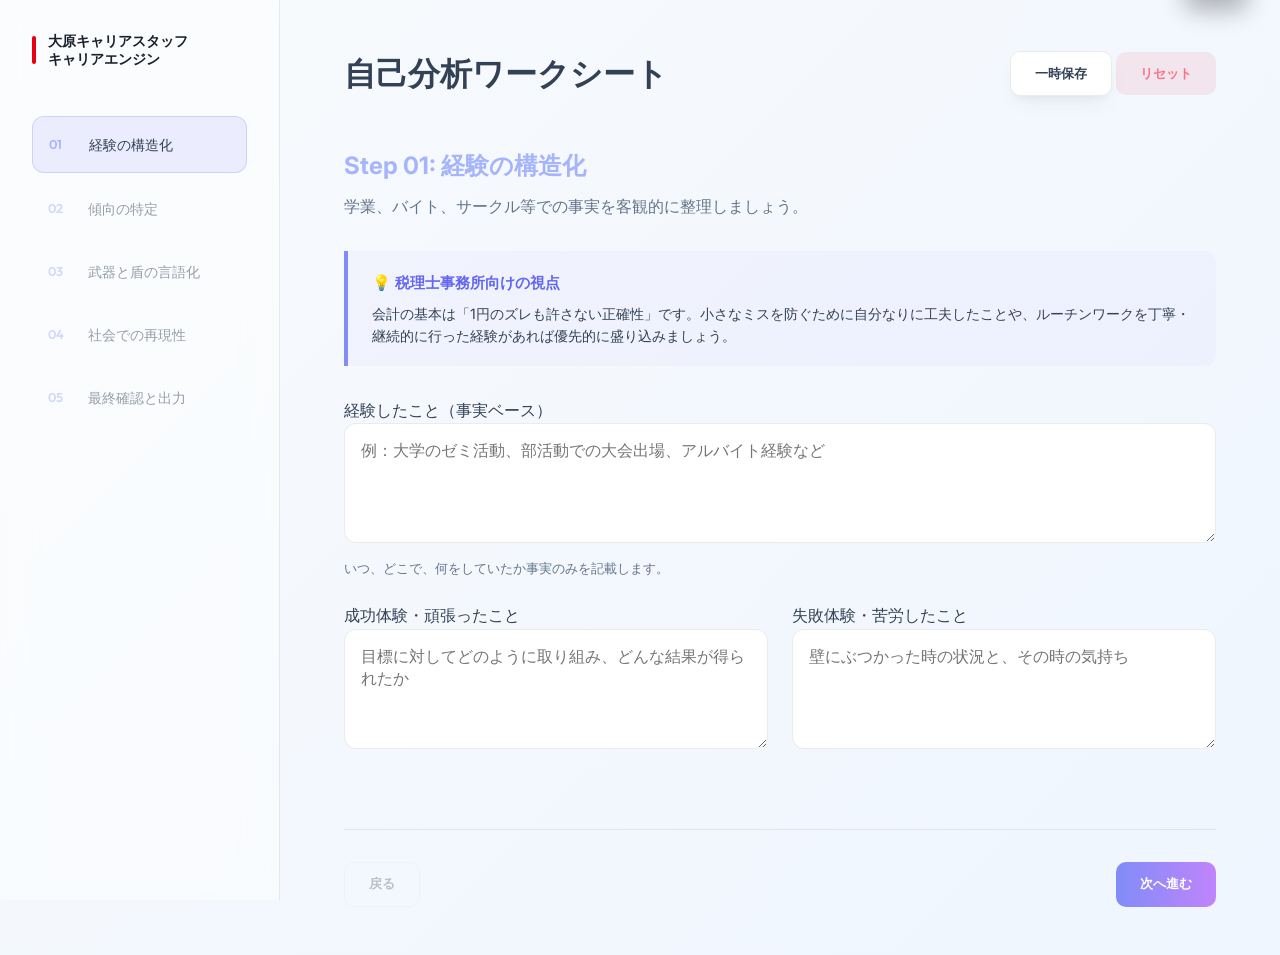
<file: index.html>
<!DOCTYPE html>
<html lang="ja">
<head>
    <meta charset="UTF-8">
    <meta name="viewport" content="width=device-width, initial-scale=1.0">
    <title>自己分析 & キャリアデザインツール (v2.1) | Career Self-Analysis</title>
    <meta name="description" content="新卒就活生のための自己分析サポートツール。4つのステップで強み・弱みを言語化し、ESや面接に活用できる形に整理します。">
    <link rel="preconnect" href="https://fonts.googleapis.com">
    <link rel="preconnect" href="https://fonts.gstatic.com" crossorigin>
    <link href="https://fonts.googleapis.com/css2?family=Inter:wght@300;400;500;600;700&family=Outfit:wght@300;400;500;600;700&display=swap" rel="stylesheet">
    <link rel="stylesheet" href="style.css">
</head>
<body>
    <div class="app-container">
        <!-- Sidebar Navigation -->
        <aside class="sidebar">
            <div class="logo">
                <div class="brand-accent"></div>
                <div class="brand-text">大原キャリアスタッフ<br><span>キャリアエンジン</span></div>
            </div>
            <nav class="progress-nav">
                <ul>
                    <li class="nav-item active" data-step="1">
                        <span class="step-num">01</span>
                        <span class="step-label">経験の構造化</span>
                    </li>
                    <li class="nav-item" data-step="2">
                        <span class="step-num">02</span>
                        <span class="step-label">傾向の特定</span>
                    </li>
                    <li class="nav-item" data-step="3">
                        <span class="step-num">03</span>
                        <span class="step-label">武器と盾の言語化</span>
                    </li>
                    <li class="nav-item" data-step="4">
                        <span class="step-num">04</span>
                        <span class="step-label">社会での再現性</span>
                    </li>
                    <li class="nav-item" data-step="5">
                        <span class="step-num">05</span>
                        <span class="step-label">最終確認と出力</span>
                    </li>
                </ul>
            </nav>
        </aside>

        <!-- Main Content Area -->
        <main class="main-content">
            <header class="main-header">
                <h2>自己分析ワークシート</h2>
                <div class="header-actions">
                    <button id="save-draft" class="btn btn-secondary">一時保存</button>
                    <button id="reset-form" class="btn btn-danger">リセット</button>
                </div>
            </header>

            <form id="analysis-form">
                <!-- Step 1: Experience Structure -->
                <section id="step-1" class="form-step active">
                    <div class="step-header">
                        <h3>Step 01: 経験の構造化</h3>
                        <p>学業、バイト、サークル等での事実を客観的に整理しましょう。</p>
                    </div>
                    <!-- Tax Office Tip -->
                    <div class="tip-box">
                        <h4>💡 税理士事務所向けの視点</h4>
                        <p>会計の基本は「1円のズレも許さない正確性」です。小さなミスを防ぐために自分なりに工夫したことや、ルーチンワークを丁寧・継続的に行った経験があれば優先的に盛り込みましょう。</p>
                    </div>
                    <div class="form-group">
                        <label for="experience-context">経験したこと（事実ベース）</label>
                        <textarea id="experience-context" name="experience-context" placeholder="例：大学のゼミ活動、部活動での大会出場、アルバイト経験など" required></textarea>
                        <small>いつ、どこで、何をしていたか事実のみを記載します。</small>
                    </div>
                    <div class="form-grid">
                        <div class="form-group">
                            <label for="experience-success">成功体験・頑張ったこと</label>
                            <textarea id="experience-success" name="experience-success" placeholder="目標に対してどのように取り組み、どんな結果が得られたか" required></textarea>
                        </div>
                        <div class="form-group">
                            <label for="experience-failure">失敗体験・苦労したこと</label>
                            <textarea id="experience-failure" name="experience-failure" placeholder="壁にぶつかった時の状況と、その時の気持ち" required></textarea>
                        </div>
                    </div>
                </section>

                <!-- Step 2: Identify Tendencies -->
                <section id="step-2" class="form-step">
                    <div class="step-header">
                        <h3>Step 02: 傾向の特定</h3>
                        <p>過去の経験から、あなたの行動特性（クセ）を探ります。</p>
                    </div>
                    <!-- Tax Office Tip -->
                    <div class="tip-box">
                        <h4>💡 税理士事務所向けの視点</h4>
                        <p>事務所では確定申告時期などの繁忙期と閑散期の差が激しいです。プレッシャーがかかる場面での自分の行動傾向や、年上の経営者など「人」と向き合う際の自分の反応を分析してみましょう。</p>
                    </div>
                    <div class="form-group">
                        <label for="high-performance">最も高いパフォーマンスを発揮する条件</label>
                        <textarea id="high-performance" name="high-performance" placeholder="例：期限が明確な時、チームで協力している時、課題が困難な時など" required></textarea>
                    </div>
                    <div class="form-group">
                        <label for="stagnation-pattern">思考・行動が停滞するパターン</label>
                        <textarea id="stagnation-pattern" name="stagnation-pattern" placeholder="例：指示が曖昧な時、一度に多くのことを抱えすぎた時など" required></textarea>
                    </div>
                </section>

                <!-- Step 3: Weapons and Shields (Strengths and Weaknesses) -->
                <section id="step-3" class="form-step">
                    <div class="step-header">
                        <h3>Step 03: 武器と盾の言語化</h3>
                        <p>強みを「武器」として尖らせ、弱みを「盾」で守るための言語化です。</p>
                    </div>
                    <!-- Tax Office Tip -->
                    <div class="tip-box">
                        <h4>💡 税理士事務所向けの視点</h4>
                        <p>「地道に学び続ける姿勢（法改正への対応）」「経営者の悩みに寄り添う傾聴力」「期日を逆算する管理能力」などは、税理士事務所で非常に高く評価される『武器』になります。</p>
                    </div>
                    <div class="form-group">
                        <label for="strength-name">あなたの「強み」に名前をつける</label>
                        <input type="text" id="strength-name" name="strength-name" placeholder="例：完遂力、巻き込み型推進力、徹底した仮設思考力など" required>
                    </div>
                    <div class="form-group">
                        <label for="strength-detail">強みの具体的な根拠</label>
                        <textarea id="strength-detail" name="strength-detail" placeholder="なぜその強みがあると言えるのか、具体的な行動例を挙げましょう。" required></textarea>
                    </div>
                    <div class="form-grid">
                        <div class="form-group">
                            <label for="weakness">弱み（課題）</label>
                            <textarea id="weakness" name="weakness" placeholder="どのような場面で課題感を感じるか" required></textarea>
                        </div>
                        <div class="form-group">
                            <label for="weakness-countermeasure">弱みに対する「工夫・改善策」</label>
                            <textarea id="weakness-countermeasure" name="weakness-countermeasure" placeholder="弱みが出ないように、具体的にどのような意識・行動をセットにしているか" required></textarea>
                        </div>
                    </div>
                </section>

                <!-- Step 4: Reproducibility in Society -->
                <section id="step-4" class="form-step">
                    <div class="step-header">
                        <h3>Step 04: 社会での再現性</h3>
                        <p>言語化した強み・弱みを、実際の仕事現場でどう活かすか考えます。</p>
                    </div>
                    <!-- Tax Office Tip -->
                    <div class="tip-box">
                        <h4>💡 税理士事務所向けの視点</h4>
                        <p>単なる入力作業役ではなく「中小企業の経営者を支えるパートナー」として、自分の強みがどう役立つか（例：経営判断の材料を素早く提供するなど）をイメージして記載しましょう。</p>
                    </div>
                    <div class="form-group">
                        <label for="contribution">企業への貢献（どう強みを使うか）</label>
                        <textarea id="contribution" name="contribution" placeholder="ex)正確性、継続力、学習力、指示理解・報連相" required></textarea>
                    </div>
                    <div class="form-group">
                        <label for="risk-control">リスクコントロール（どう弱みを抑えるか）</label>
                        <textarea id="risk-control" name="risk-control" placeholder="仕事をする上で、弱みによるミスをどう防ぐか、周囲とどう連携するか。" required></textarea>
                    </div>
                </section>

                <!-- Step 5: Final Review -->
                <section id="step-5" class="form-step">
                    <div class="step-header">
                        <h3>Step 05: 最終確認と出力</h3>
                        <p>入力内容をまとめました。ESや面接の準備に活用してください。</p>
                    </div>
                    <div id="final-summary" class="summary-card">
                        <!-- Content will be generated by JS -->
                        <div class="placeholder">全てのステップを入力すると、こちらにプレビューが表示されます。</div>
                    </div>
                    <div class="summary-actions">
                        <button type="button" id="copy-summary" class="btn btn-primary">クリップボードにコピー</button>
                        <button type="button" id="download-summary" class="btn btn-secondary">テキストとして保存</button>
                    </div>
                </section>

                <!-- Navigation Buttons -->
                <div class="form-navigation">
                    <button type="button" id="prev-btn" class="btn btn-outline" disabled>戻る</button>
                    <button type="button" id="next-btn" class="btn btn-primary">次へ進む</button>
                </div>
            </form>
        </main>
    </div>

    <!-- Toast Notification -->
    <div id="toast" class="toast"></div>

    <script>
console.log('inline script loading...');

window.onerror = function(msg, url, line, col, error) {
    console.error('Global error caught:', msg, 'at', line, ':', col);
    return false;
};

const initApp = () => {
    console.log('initApp started');
    // Selectors
    const form = document.getElementById('analysis-form');
    const steps = document.querySelectorAll('.form-step');
    const navItems = document.querySelectorAll('.nav-item');
    const prevBtn = document.getElementById('prev-btn');
    const nextBtn = document.getElementById('next-btn');
    const toast = document.getElementById('toast');
    const finalSummary = document.getElementById('final-summary');
    const saveBtn = document.getElementById('save-draft');
    const resetBtn = document.getElementById('reset-form');

    if (!nextBtn) {
        console.error('nextBtn not found!');
        return;
    }

    let currentStep = 1;

    // Functions
    const showToast = (msg) => {
        console.log('Toast:', msg);
        if (!toast) return;
        toast.textContent = msg;
        toast.className = 'toast show';
        setTimeout(() => toast.className = 'toast', 3000);
    };

    const updateUI = () => {
        console.log('Updating UI for step:', currentStep);
        steps.forEach((s, i) => {
            if (i + 1 === currentStep) {
                s.classList.add('active');
            } else {
                s.classList.remove('active');
            }
        });

        navItems.forEach((n, i) => {
            n.classList.toggle('active', i + 1 === currentStep);
            n.classList.toggle('completed', i + 1 < currentStep);
        });

        if (prevBtn) prevBtn.disabled = currentStep === 1;
        if (nextBtn) {
            nextBtn.textContent = currentStep === steps.length ? '完了' : '次へ進む';
        }

        if (currentStep === 5) generateSummary();
    };

    const generateSummary = () => {
        const d = (id) => {
            const el = document.getElementById(id);
            return el ? (el.value || '(未入力)') : '(ID不備)';
        };
        if (finalSummary) {
            finalSummary.innerHTML = `
                <div class="summary-section">
                    <h4 style="color: #818cf8; margin-bottom: 1rem;">■ Step 1: 経験の構造化</h4>
                    <p><strong>経験概要:</strong> ${d('experience-context')}</p>
                    <p><strong>成功体験:</strong> ${d('experience-success')}</p>
                    <p><strong>失敗・苦労:</strong> ${d('experience-failure')}</p>
                </div>
                <div class="summary-section" style="margin-top: 1.5rem;">
                    <h4 style="color: #818cf8; margin-bottom: 1rem;">■ Step 2: 傾向の特定</h4>
                    <p><strong>活躍条件:</strong> ${d('high-performance')}</p>
                    <p><strong>停滞パターン:</strong> ${d('stagnation-pattern')}</p>
                </div>
                <div class="summary-section" style="margin-top: 1.5rem;">
                    <h4 style="color: #818cf8; margin-bottom: 1rem;">■ Step 3: 武器と盾</h4>
                    <p><strong>強みの名称:</strong> ${d('strength-name')}</p>
                    <p><strong>根拠:</strong> ${d('strength-detail')}</p>
                    <p><strong>弱み:</strong> ${d('weakness')}</p>
                    <p><strong>対策:</strong> ${d('weakness-countermeasure')}</p>
                </div>
                <div class="summary-section" style="margin-top: 1.5rem;">
                    <h4 style="color: #818cf8; margin-bottom: 1rem;">■ Step 4: 社会での再現性</h4>
                    <p><strong>貢献イメージ:</strong> ${d('contribution')}</p>
                    <p><strong>リスク管理:</strong> ${d('risk-control')}</p>
                </div>
            `;
        }
    };

    const saveData = () => {
        try {
            const data = {};
            if (form) {
                form.querySelectorAll('input, textarea').forEach(el => {
                    if (el.id) data[el.id] = el.value;
                });
            }
            localStorage.setItem('career_analysis_v1', JSON.stringify(data));
            showToast('進捗を保存しました');
        } catch (e) {
            console.warn('saveData: localStorage is not accessible:', e);
        }
    };

    const loadData = () => {
        try {
            const saved = JSON.parse(localStorage.getItem('career_analysis_v1') || '{}');
            Object.entries(saved).forEach(([id, val]) => {
                const el = document.getElementById(id);
                if (el) el.value = val;
            });
        } catch (e) {
            console.warn('loadData: localStorage is not accessible:', e);
        }
    };

    // Event Listeners
    nextBtn.addEventListener('click', () => {
        console.log('Next button clicked. Current step:', currentStep);
        if (currentStep < steps.length) {
            currentStep++;
            console.log('Moving to step:', currentStep);
            updateUI();
            saveData();
            window.scrollTo({ top: 0, behavior: 'smooth' });
        } else {
            showToast('全てのワークが完了しました！');
        }
    });

    if (prevBtn) {
        prevBtn.addEventListener('click', () => {
            if (currentStep > 1) {
                currentStep--;
                updateUI();
                window.scrollTo({ top: 0, behavior: 'smooth' });
            }
        });
    }

    if (saveBtn) saveBtn.addEventListener('click', saveData);

    if (resetBtn) {
        resetBtn.addEventListener('click', () => {
            if (confirm('全ての入力をリセットしますか？')) {
                if (form) form.reset();
                localStorage.removeItem('career_analysis_v1');
                currentStep = 1;
                updateUI();
                showToast('リセット完了');
            }
        });
    }

    const copyBtn = document.getElementById('copy-summary');
    if (copyBtn) {
        copyBtn.addEventListener('click', () => {
            const text = finalSummary ? finalSummary.innerText : '';
            navigator.clipboard.writeText(text).then(() => showToast('コピーしました'));
        });
    }

    const downloadBtn = document.getElementById('download-summary');
    if (downloadBtn) {
        downloadBtn.addEventListener('click', () => {
            const text = finalSummary ? finalSummary.innerText : '';
            const blob = new Blob([text], { type: 'text/plain' });
            const url = URL.createObjectURL(blob);
            const a = document.createElement('a');
            a.href = url;
            a.download = 'career_self_analysis.txt';
            a.click();
            showToast('ファイルをダウンロードします');
        });
    }

    // Init Logic
    console.log('Executing final init');
    loadData();
    updateUI();
};

// Start initialization
if (document.readyState === 'loading') {
    document.addEventListener('DOMContentLoaded', initApp);
} else {
    initApp();
}
    </script>
</body>
</html>
</file>
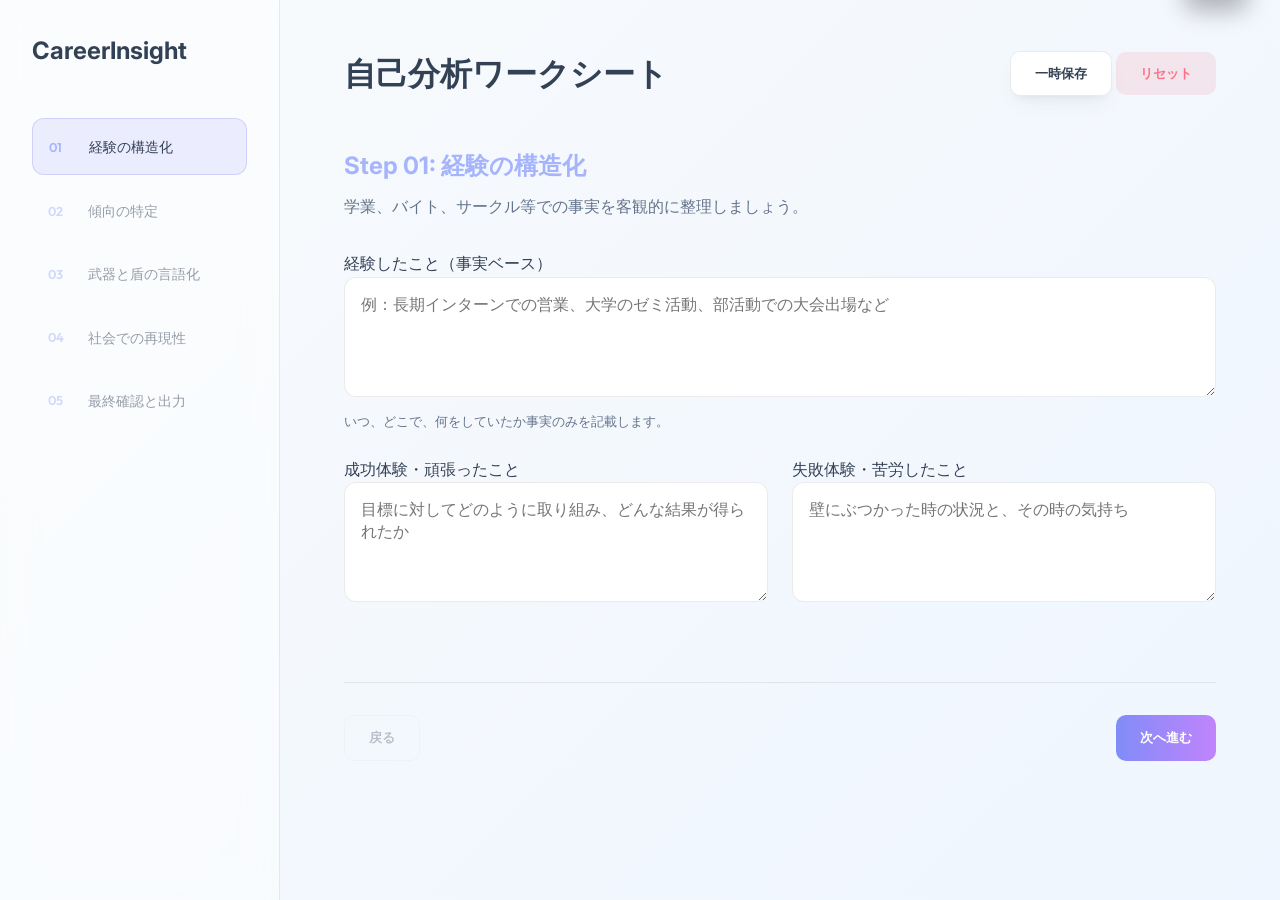
<file: debug.html>
<!DOCTYPE html>
<html lang="ja">
<head>
    <meta charset="UTF-8">
    <meta name="viewport" content="width=device-width, initial-scale=1.0">
    <title>自己分析 & キャリアデザインツール (v2.1) | Career Self-Analysis</title>
    <meta name="description" content="新卒就活生のための自己分析サポートツール。4つのステップで強み・弱みを言語化し、ESや面接に活用できる形に整理します。">
    <link rel="preconnect" href="https://fonts.googleapis.com">
    <link rel="preconnect" href="https://fonts.gstatic.com" crossorigin>
    <link href="https://fonts.googleapis.com/css2?family=Inter:wght@300;400;500;600;700&family=Outfit:wght@300;400;500;600;700&display=swap" rel="stylesheet">
    <link rel="stylesheet" href="style.css">
</head>
<body>
    <div class="app-container">
        <!-- Sidebar Navigation -->
        <aside class="sidebar">
            <div class="logo">
                <h1>Career<span>Insight</span></h1>
            </div>
            <nav class="progress-nav">
                <ul>
                    <li class="nav-item active" data-step="1">
                        <span class="step-num">01</span>
                        <span class="step-label">経験の構造化</span>
                    </li>
                    <li class="nav-item" data-step="2">
                        <span class="step-num">02</span>
                        <span class="step-label">傾向の特定</span>
                    </li>
                    <li class="nav-item" data-step="3">
                        <span class="step-num">03</span>
                        <span class="step-label">武器と盾の言語化</span>
                    </li>
                    <li class="nav-item" data-step="4">
                        <span class="step-num">04</span>
                        <span class="step-label">社会での再現性</span>
                    </li>
                    <li class="nav-item" data-step="5">
                        <span class="step-num">05</span>
                        <span class="step-label">最終確認と出力</span>
                    </li>
                </ul>
            </nav>
        </aside>

        <!-- Main Content Area -->
        <main class="main-content">
            <header class="main-header">
                <h2>自己分析ワークシート</h2>
                <div class="header-actions">
                    <button id="save-draft" class="btn btn-secondary">一時保存</button>
                    <button id="reset-form" class="btn btn-danger">リセット</button>
                </div>
            </header>

            <form id="analysis-form">
                <!-- Step 1: Experience Structure -->
                <section id="step-1" class="form-step active">
                    <div class="step-header">
                        <h3>Step 01: 経験の構造化</h3>
                        <p>学業、バイト、サークル等での事実を客観的に整理しましょう。</p>
                    </div>
                    <div class="form-group">
                        <label for="experience-context">経験したこと（事実ベース）</label>
                        <textarea id="experience-context" name="experience-context" placeholder="例：長期インターンでの営業、大学のゼミ活動、部活動での大会出場など" required></textarea>
                        <small>いつ、どこで、何をしていたか事実のみを記載します。</small>
                    </div>
                    <div class="form-grid">
                        <div class="form-group">
                            <label for="experience-success">成功体験・頑張ったこと</label>
                            <textarea id="experience-success" name="experience-success" placeholder="目標に対してどのように取り組み、どんな結果が得られたか" required></textarea>
                        </div>
                        <div class="form-group">
                            <label for="experience-failure">失敗体験・苦労したこと</label>
                            <textarea id="experience-failure" name="experience-failure" placeholder="壁にぶつかった時の状況と、その時の気持ち" required></textarea>
                        </div>
                    </div>
                </section>

                <!-- Step 2: Identify Tendencies -->
                <section id="step-2" class="form-step">
                    <div class="step-header">
                        <h3>Step 02: 傾向の特定</h3>
                        <p>過去の経験から、あなたの行動特性（クセ）を探ります。</p>
                    </div>
                    <div class="form-group">
                        <label for="high-performance">最も高いパフォーマンスを発揮する条件</label>
                        <textarea id="high-performance" name="high-performance" placeholder="例：期限が明確な時、チームで協力している時、課題が困難な時など" required></textarea>
                    </div>
                    <div class="form-group">
                        <label for="stagnation-pattern">思考・行動が停滞するパターン</label>
                        <textarea id="stagnation-pattern" name="stagnation-pattern" placeholder="例：指示が曖昧な時、一度に多くのことを抱えすぎた時など" required></textarea>
                    </div>
                </section>

                <!-- Step 3: Weapons and Shields (Strengths and Weaknesses) -->
                <section id="step-3" class="form-step">
                    <div class="step-header">
                        <h3>Step 03: 武器と盾の言語化</h3>
                        <p>強みを「武器」として尖らせ、弱みを「盾」で守るための言語化です。</p>
                    </div>
                    <div class="form-group">
                        <label for="strength-name">あなたの「強み」に名前をつける</label>
                        <input type="text" id="strength-name" name="strength-name" placeholder="例：完遂力、巻き込み型推進力、徹底した仮設思考力など" required>
                    </div>
                    <div class="form-group">
                        <label for="strength-detail">強みの具体的な根拠</label>
                        <textarea id="strength-detail" name="strength-detail" placeholder="なぜその強みがあると言えるのか、具体的な行動例を挙げてください。" required></textarea>
                    </div>
                    <div class="form-grid">
                        <div class="form-group">
                            <label for="weakness">弱み（課題）</label>
                            <textarea id="weakness" name="weakness" placeholder="どのような場面で課題感を感じるか" required></textarea>
                        </div>
                        <div class="form-group">
                            <label for="weakness-countermeasure">弱みに対する「工夫・改善策」</label>
                            <textarea id="weakness-countermeasure" name="weakness-countermeasure" placeholder="弱みが出ないように、具体的にどのような行動をセットにしているか" required></textarea>
                        </div>
                    </div>
                </section>

                <!-- Step 4: Reproducibility in Society -->
                <section id="step-4" class="form-step">
                    <div class="step-header">
                        <h3>Step 04: 社会での再現性</h3>
                        <p>言語化した強み・弱みを、実際の仕事現場でどう活かすか考えます。</p>
                    </div>
                    <div class="form-group">
                        <label for="contribution">企業への貢献（どう強みを使うか）</label>
                        <textarea id="contribution" name="contribution" placeholder="営業、企画、事務など、具体的な職種での活躍イメージを記載してください。" required></textarea>
                    </div>
                    <div class="form-group">
                        <label for="risk-control">リスクコントロール（どう弱みを抑えるか）</label>
                        <textarea id="risk-control" name="risk-control" placeholder="仕事をする上で、弱みによるミスをどう防ぐか、周囲とどう連携するか。" required></textarea>
                    </div>
                </section>

                <!-- Step 5: Final Review -->
                <section id="step-5" class="form-step">
                    <div class="step-header">
                        <h3>Step 05: 最終確認と出力</h3>
                        <p>入力内容をまとめました。ESや面接の準備に活用してください。</p>
                    </div>
                    <div id="final-summary" class="summary-card">
                        <!-- Content will be generated by JS -->
                        <div class="placeholder">全てのステップを入力すると、こちらにプレビューが表示されます。</div>
                    </div>
                    <div class="summary-actions">
                        <button type="button" id="copy-summary" class="btn btn-primary">クリップボードにコピー</button>
                        <button type="button" id="download-summary" class="btn btn-secondary">テキストとして保存</button>
                    </div>
                </section>

                <!-- Navigation Buttons -->
                <div class="form-navigation">
                    <button type="button" id="prev-btn" class="btn btn-outline" disabled>戻る</button>
                    <button type="button" id="next-btn" class="btn btn-primary">次へ進む</button>
                </div>
            </form>
        </main>
    </div>

    <!-- Toast Notification -->
    <div id="toast" class="toast"></div>

    <script>
console.log('inline script loading...');

window.onerror = function(msg, url, line, col, error) {
    console.error('Global error caught:', msg, 'at', line, ':', col);
    return false;
};

const initApp = () => {
    console.log('initApp started');
    // Selectors
    const form = document.getElementById('analysis-form');
    const steps = document.querySelectorAll('.form-step');
    const navItems = document.querySelectorAll('.nav-item');
    const prevBtn = document.getElementById('prev-btn');
    const nextBtn = document.getElementById('next-btn');
    const toast = document.getElementById('toast');
    const finalSummary = document.getElementById('final-summary');
    const saveBtn = document.getElementById('save-draft');
    const resetBtn = document.getElementById('reset-form');

    if (!nextBtn) {
        console.error('nextBtn not found!');
        return;
    }

    let currentStep = 1;

    // Functions
    const showToast = (msg) => {
        console.log('Toast:', msg);
        if (!toast) return;
        toast.textContent = msg;
        toast.className = 'toast show';
        setTimeout(() => toast.className = 'toast', 3000);
    };

    const updateUI = () => {
        console.log('Updating UI for step:', currentStep);
        steps.forEach((s, i) => {
            if (i + 1 === currentStep) {
                s.classList.add('active');
            } else {
                s.classList.remove('active');
            }
        });

        navItems.forEach((n, i) => {
            n.classList.toggle('active', i + 1 === currentStep);
            n.classList.toggle('completed', i + 1 < currentStep);
        });

        if (prevBtn) prevBtn.disabled = currentStep === 1;
        if (nextBtn) {
            nextBtn.textContent = currentStep === steps.length ? '完了' : '次へ進む';
        }

        if (currentStep === 5) generateSummary();
    };

    const generateSummary = () => {
        const d = (id) => {
            const el = document.getElementById(id);
            return el ? (el.value || '(未入力)') : '(ID不備)';
        };
        if (finalSummary) {
            finalSummary.innerHTML = `
                <div class="summary-section">
                    <h4 style="color: #818cf8; margin-bottom: 1rem;">■ Step 1: 経験の構造化</h4>
                    <p><strong>経験概要:</strong> ${d('experience-context')}</p>
                    <p><strong>成功体験:</strong> ${d('experience-success')}</p>
                    <p><strong>失敗・苦労:</strong> ${d('experience-failure')}</p>
                </div>
                <div class="summary-section" style="margin-top: 1.5rem;">
                    <h4 style="color: #818cf8; margin-bottom: 1rem;">■ Step 2: 傾向の特定</h4>
                    <p><strong>活躍条件:</strong> ${d('high-performance')}</p>
                    <p><strong>停滞パターン:</strong> ${d('stagnation-pattern')}</p>
                </div>
                <div class="summary-section" style="margin-top: 1.5rem;">
                    <h4 style="color: #818cf8; margin-bottom: 1rem;">■ Step 3: 武器と盾</h4>
                    <p><strong>強みの名称:</strong> ${d('strength-name')}</p>
                    <p><strong>根拠:</strong> ${d('strength-detail')}</p>
                    <p><strong>弱み:</strong> ${d('weakness')}</p>
                    <p><strong>対策:</strong> ${d('weakness-countermeasure')}</p>
                </div>
                <div class="summary-section" style="margin-top: 1.5rem;">
                    <h4 style="color: #818cf8; margin-bottom: 1rem;">■ Step 4: 社会での再現性</h4>
                    <p><strong>貢献イメージ:</strong> ${d('contribution')}</p>
                    <p><strong>リスク管理:</strong> ${d('risk-control')}</p>
                </div>
            `;
        }
    };

    const saveData = () => {
        try {
            const data = {};
            if (form) {
                form.querySelectorAll('input, textarea').forEach(el => {
                    if (el.id) data[el.id] = el.value;
                });
            }
            localStorage.setItem('career_analysis_v1', JSON.stringify(data));
            showToast('進捗を保存しました');
        } catch (e) {
            console.warn('saveData: localStorage is not accessible:', e);
        }
    };

    const loadData = () => {
        try {
            const saved = JSON.parse(localStorage.getItem('career_analysis_v1') || '{}');
            Object.entries(saved).forEach(([id, val]) => {
                const el = document.getElementById(id);
                if (el) el.value = val;
            });
        } catch (e) {
            console.warn('loadData: localStorage is not accessible:', e);
        }
    };

    // Event Listeners
    nextBtn.addEventListener('click', () => {
        console.log('Next button clicked. Current step:', currentStep);
        if (currentStep < steps.length) {
            currentStep++;
            console.log('Moving to step:', currentStep);
            updateUI();
            saveData();
            window.scrollTo({ top: 0, behavior: 'smooth' });
        } else {
            showToast('全てのワークが完了しました！');
        }
    });

    if (prevBtn) {
        prevBtn.addEventListener('click', () => {
            if (currentStep > 1) {
                currentStep--;
                updateUI();
                window.scrollTo({ top: 0, behavior: 'smooth' });
            }
        });
    }

    if (saveBtn) saveBtn.addEventListener('click', saveData);

    if (resetBtn) {
        resetBtn.addEventListener('click', () => {
            if (confirm('全ての入力をリセットしますか？')) {
                if (form) form.reset();
                localStorage.removeItem('career_analysis_v1');
                currentStep = 1;
                updateUI();
                showToast('リセット完了');
            }
        });
    }

    const copyBtn = document.getElementById('copy-summary');
    if (copyBtn) {
        copyBtn.addEventListener('click', () => {
            const text = finalSummary ? finalSummary.innerText : '';
            navigator.clipboard.writeText(text).then(() => showToast('コピーしました'));
        });
    }

    const downloadBtn = document.getElementById('download-summary');
    if (downloadBtn) {
        downloadBtn.addEventListener('click', () => {
            const text = finalSummary ? finalSummary.innerText : '';
            const blob = new Blob([text], { type: 'text/plain' });
            const url = URL.createObjectURL(blob);
            const a = document.createElement('a');
            a.href = url;
            a.download = 'career_self_analysis.txt';
            a.click();
            showToast('ファイルをダウンロードします');
        });
    }

    // Init Logic
    console.log('Executing final init');
    loadData();
    updateUI();
};

// Start initialization
if (document.readyState === 'loading') {
    document.addEventListener('DOMContentLoaded', initApp);
} else {
    initApp();
}
    </script>
</body>
</html>
</file>
<file: style.css>
:root {
    --primary: #818cf8;
    /* Soft Indigo */
    --primary-light: #a5b4fc;
    --primary-dark: #6366f1;
    --secondary: #c084fc;
    /* Soft Purple */
    --accent: #fb7185;
    /* Soft Rose */
    --bg-gradient: linear-gradient(135deg, #f8fafc 0%, #eff6ff 100%);
    --card-bg: rgba(255, 255, 255, 0.7);
    --card-border: rgba(0, 0, 0, 0.08);
    --text-main: #334155;
    --text-muted: #64748b;
    --input-bg: #ffffff;
    --sidebar-width: 280px;
    --transition: all 0.3s cubic-bezier(0.4, 0, 0.2, 1);
    --glass-blur: blur(16px);
    --shadow-soft: 0 10px 25px -5px rgba(0, 0, 0, 0.05), 0 8px 10px -6px rgba(0, 0, 0, 0.05);
}

* {
    margin: 0;
    padding: 0;
    box-sizing: border-box;
}

body {
    font-family: 'Inter', 'Outfit', sans-serif;
    background: var(--bg-gradient);
    color: var(--text-main);
    min-height: 100vh;
    overflow-x: hidden;
    line-height: 1.6;
}

/* Layout */
.app-container {
    display: flex;
    min-height: 100vh;
}

/* Sidebar */
.sidebar {
    width: var(--sidebar-width);
    background: rgba(255, 255, 255, 0.45);
    backdrop-filter: var(--glass-blur);
    border-right: 1px solid var(--card-border);
    padding: 2rem;
    position: fixed;
    height: 100vh;
    z-index: 100;
}

.logo {
    display: flex;
    align-items: center;
    gap: 0.75rem;
    margin-bottom: 2.5rem;
}

.brand-accent {
    width: 4px;
    height: 1.8rem;
    background-color: #e60012;
    /* Ohara Red */
    border-radius: 2px;
}

.brand-text {
    font-family: 'Inter', sans-serif;
    font-weight: 700;
    color: #1a202c;
    /* Deep Dark Gray */
    font-size: 0.9rem;
    line-height: 1.25;
}

.brand-text span {
    font-size: 0.9rem;
    font-weight: 700;
    color: #1a202c;
    display: inline-block;
}

.progress-nav {
    margin-top: 3rem;
}

.progress-nav ul {
    list-style: none;
}

.nav-item {
    display: flex;
    align-items: center;
    gap: 1rem;
    padding: 1rem;
    margin-bottom: 0.5rem;
    border-radius: 12px;
    cursor: default;
    transition: var(--transition);
    opacity: 0.5;
}

.nav-item.active {
    background: rgba(99, 102, 241, 0.1);
    border: 1px solid rgba(99, 102, 241, 0.2);
    opacity: 1;
}

.nav-item.completed {
    opacity: 1;
}

.step-num {
    font-family: 'Outfit', sans-serif;
    font-weight: 600;
    font-size: 0.8rem;
    color: var(--primary-light);
    width: 24px;
}

.step-label {
    font-size: 0.9rem;
    font-weight: 500;
}

/* Main Content */
.main-content {
    flex: 1;
    margin-left: var(--sidebar-width);
    padding: 3rem 5%;
    max-width: 1200px;
}

.main-header {
    display: flex;
    justify-content: space-between;
    align-items: center;
    margin-bottom: 3rem;
}

.main-header h2 {
    font-family: 'Outfit', sans-serif;
    font-size: 2rem;
    font-weight: 600;
}

/* Form Styles */
.form-step {
    display: none;
    animation: fadeIn 0.5s ease-out;
}

.form-step.active {
    display: block;
}

@keyframes fadeIn {
    from {
        opacity: 0;
        transform: translateY(10px);
    }

    to {
        opacity: 1;
        transform: translateY(0);
    }
}

.step-header {
    margin-bottom: 2rem;
}

.step-header h3 {
    font-size: 1.5rem;
    margin-bottom: 0.5rem;
    color: var(--primary-light);
}

.step-header p {
    color: var(--text-muted);
}

.form-grid {
    display: grid;
    grid-template-columns: 1fr 1fr;
    gap: 1.5rem;
}

.form-group {
    margin-bottom: 1.5rem;
}

推label {
    display: block;
    margin-bottom: 0.5rem;
    font-weight: 500;
    font-size: 0.95rem;
}

textarea,
input[type="text"] {
    width: 100%;
    background: var(--input-bg);
    border: 1px solid var(--card-border);
    border-radius: 12px;
    color: var(--text-main);
    padding: 1rem;
    font-family: inherit;
    font-size: 1rem;
    transition: var(--transition);
}

textarea {
    min-height: 120px;
    resize: vertical;
}

textarea:focus,
input:focus {
    outline: none;
    border-color: var(--primary);
    background: #ffffff;
    box-shadow: 0 0 0 4px rgba(129, 140, 248, 0.15);
}

small {
    display: block;
    margin-top: 0.5rem;
    color: var(--text-muted);
    font-size: 0.8rem;
}

/* Buttons */
.btn {
    padding: 0.8rem 1.5rem;
    border-radius: 10px;
    font-weight: 600;
    font-family: 'Outfit', sans-serif;
    cursor: pointer;
    transition: var(--transition);
    border: none;
    display: inline-flex;
    align-items: center;
    gap: 0.5rem;
}

.btn-primary {
    background: linear-gradient(to right, var(--primary), var(--secondary));
    color: white;
}

.btn-primary:hover {
    transform: translateY(-2px);
    box-shadow: 0 10px 15px -3px rgba(99, 102, 241, 0.3);
}

.btn-secondary {
    background: var(--input-bg);
    color: var(--text-main);
    border: 1px solid var(--card-border);
    box-shadow: var(--shadow-soft);
}

.btn-secondary:hover {
    background: #f1f5f9;
}

.btn-outline {
    background: transparent;
    border: 1px solid var(--card-border);
    color: var(--text-main);
}

.btn-outline:hover {
    border-color: var(--primary);
    color: var(--primary-light);
}

.btn-danger {
    background: rgba(244, 63, 94, 0.1);
    color: var(--accent);
}

.btn-danger:hover {
    background: rgba(244, 63, 94, 0.2);
}

.btn:disabled {
    opacity: 0.3;
    cursor: not-allowed;
    transform: none !important;
    box-shadow: none !important;
}

/* Navigation Footer */
.form-navigation {
    margin-top: 3rem;
    padding-top: 2rem;
    border-top: 1px solid var(--card-border);
    display: flex;
    justify-content: space-between;
}

/* Summary Card */
.summary-card {
    background: var(--card-bg);
    backdrop-filter: var(--glass-blur);
    border: 1px solid var(--card-border);
    border-radius: 24px;
    padding: 2.5rem;
    margin-bottom: 2rem;
    box-shadow: var(--shadow-soft);
}

.placeholder {
    text-align: center;
    color: var(--text-muted);
    padding: 3rem;
    border: 2px dashed var(--card-border);
    border-radius: 12px;
}

.summary-actions {
    display: flex;
    gap: 1rem;
}

/* Toast */
.toast {
    position: fixed;
    top: 2rem;
    right: 2rem;
    background: var(--primary-dark);
    color: white;
    padding: 1rem 2rem;
    border-radius: 12px;
    box-shadow: 0 10px 25px rgba(0, 0, 0, 0.3);
    transform: translateY(-200%);
    transition: transform 0.3s ease;
    z-index: 1000;
}

.toast.show {
    transform: translateY(0);
}

/* Responsive */
@media (max-width: 1024px) {
    .sidebar {
        width: 80px;
        padding: 1.5rem 1rem;
    }

    /* .logo span hidden only for narrow viewports where sidebar is collapsed */
    .sidebar .nav-item .step-num+span,
    .step-label {
        display: none;
    }

    .main-content {
        margin-left: 80px;
    }

    .form-grid {
        grid-template-columns: 1fr;
    }
}

@media (max-width: 768px) {
    .sidebar {
        display: none;
    }

    .main-content {
        margin-left: 0;
        padding: 2rem 1rem;
    }

    .main-header h2 {
        font-size: 1.5rem;
    }
}

/* Tip Box */
.tip-box {
    background: rgba(129, 140, 248, 0.05);
    border-left: 4px solid var(--primary);
    padding: 1.25rem 1.5rem;
    margin-bottom: 2rem;
    border-radius: 0 12px 12px 0;
}

.tip-box h4 {
    color: var(--primary-dark);
    font-size: 0.95rem;
    margin-bottom: 0.5rem;
    display: flex;
    align-items: center;
    gap: 0.5rem;
    font-weight: 600;
}

.tip-box h4 i {
    font-size: 1rem;
}

.tip-box p {
    font-size: 0.88rem;
    color: var(--text-main);
    line-height: 1.5;
}

/* Footer */
.main-footer {
    margin-top: 10rem;
    padding: 4rem 0 2rem;
    border-top: 1px solid var(--card-border);
    /* text-align: center; */
}

.footer-logo {
    font-family: 'Inter', sans-serif;
    font-weight: 700;
    font-size: 1.1rem;
    color: #1a202c;
    margin-bottom: 1rem;
}

.footer-links {
    margin-bottom: 1.5rem;
}

.footer-link {
    color: var(--primary);
    text-decoration: none;
    font-size: 0.9rem;
    font-weight: 500;
    transition: var(--transition);
}

.footer-link:hover {
    color: var(--primary-dark);
    text-decoration: underline;
}

.copyright {
    color: var(--text-muted);
    font-size: 0.75rem;
    margin-top: 1.5rem;
}

@media (max-width: 768px) {
    .main-footer {
        margin-top: 3rem;
        padding: 3rem 1rem 1.5rem;
    }
}
</file>
